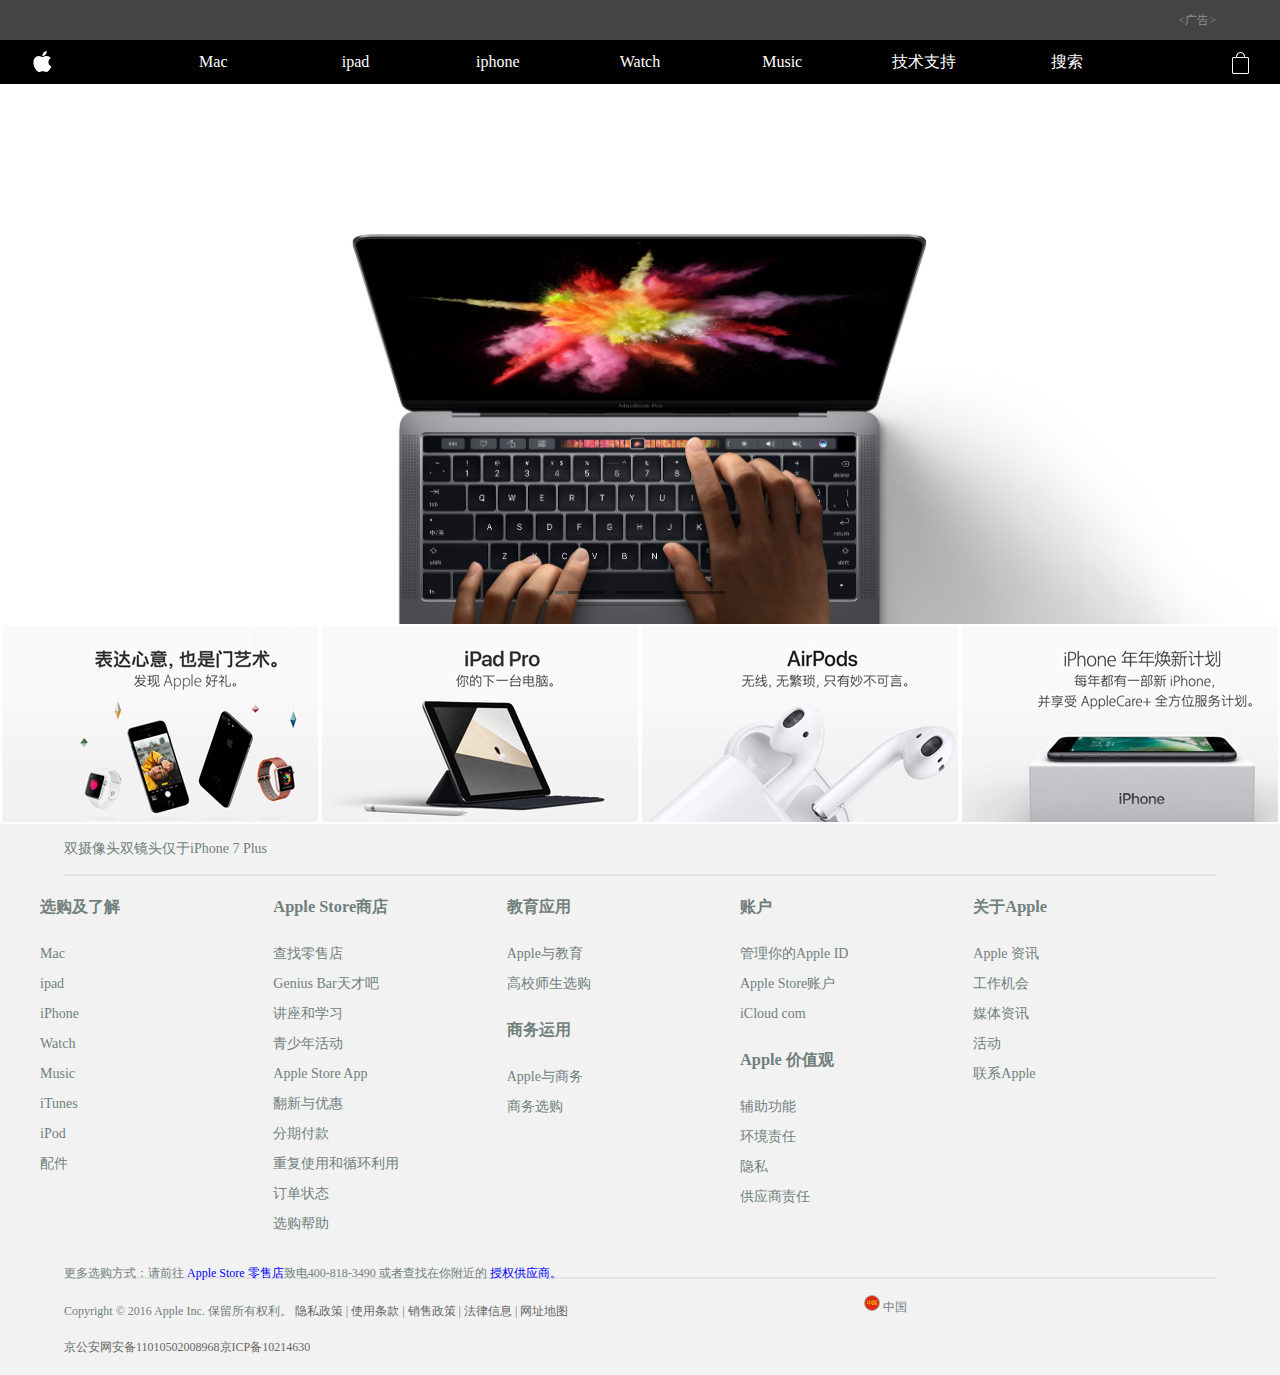
<file: index.html>
<!doctype html>
<html lang="en">
<head>
    <meta charset="UTF-8">
    <title>Document</title>
    <link rel="stylesheet" href="css/less.css">
    <link rel="stylesheet" href="css/index.css">
    <script src="jquery.js"></script>
    <script src="index.js"></script>
</head>
<body>
<div class="header">
   <div class="head_right">
      <span> &lt;广告&gt; </span>
   </div>
</div>
<div class="nan">
        <div class="container-fluid navv col-m-hide col-l-hide">
            <div class="row">
                <div class="col-s-12">
                    <a href="#"class="col-m-hide nav_left"></a>
                        <div class="son">
                        <a href="">Mac</a>
                        <a href="">iPad</a>
                        <a href="">iPhone</a>
                        <a href="">Watch</a>
                        <a href="">Music</a>
                        <a href="">技术与支持</a>
                        <a href="">搜索 apple.com</a>
                        </div>

                </div>
                <div class="col-s-12">
                     <a href="#"class="col-m-hide nav_con "></a>
                </div>
                <div class="col-s-12">
                    <a href="#"class="col-m-hide nav_right"></a>
                </div>
            </div>
        </div>
    <div class="container-fluid nav col-s-hide">
        <div class="row">
            <div class="col-s-hide col-m-4 col-l-4">
                <a href=""class="col-m-4  col-s-hide nav_m"></a>
            </div>
            <div class="col-m-4 col-l-4">
                <a href="" class="col-s-hide col-m-4">Mac</a>
            </div>
            <div class="col-m-4 col-l-4">
                <a href="" class="col-s-hide col-m-4">ipad</a>
            </div>
            <div class="col-s-hide col-m-4 col-l-4">
                <a href="" class="col-s-hide col-m-4"> iphone</a>
            </div>
            <div class="col-s-hide col-m-4 col-l-4">
                <a href="" class="col-s-hide col-m-4">Watch</a>
            </div>
            <div class="col-s-hide col-m-4 col-l-4">
                <a href="" class="col-s-hide col-m-4">Music</a>
            </div>
            <div class="col-s-hide col-m-4 col-l-4">
                <a href="" class="col-s-hide col-m-4">技术支持</a>
            </div>
            <div class="col-s-hide col-m-4 col-l-4">
                <a href="" class="col-s-hide col-m-4">搜索</a>
            </div>
            <div class="col-s-hide col-m-4 col-l-4">
                <a href="" class="col-s-hide col-m-4 nav-l"></a>
            </div>
        </div>
    </div>
</div>

<div class="banner">
    <div class="ban">
        <div><a href="" class="one list"></a></div>
        <div><a href="" class="two list"></a></div>
        <div><a href="" class="three list"></a></div>
    </div>
    <div class="btn">
        <div class="btns_list">
            <div class="progress"></div>
        </div>
        <div class="btns_list">
            <div class="progress"></div>
        </div>
        <div class="btns_list">
            <div class="progress"></div>
        </div>
    </div>
    <div class="left">
        <div class="leftbtn">&lt;</div>
    </div>
    <div class="right">
        <div class="rightbtn">&gt;</div>
    </div>

</div>


<div class="container-fluid content">
    <div class="row">
        <div class="col-s-36 col-m-18 col-l-9 con_one">
        </div>
        <div class="col-s-36 col-m-18 col-l-9 con_two">
        </div>
        <div class="col-s-36 col-m-18 col-l-9 con_three">
        </div>
        <div class="col-s-36 col-m-18 col-l-9 con_four">
        </div>
    </div>
</div>
<div class="foot">
    <div class="foot_head">
        双摄像头双镜头仅于iPhone 7 Plus
    </div>
    <div class="line"></div>
<div class="container col-s-hide">
    <div class="row">
        <div class="col-m-7">
            <ul>
                <li>
                    <h3>选购及了解</h3>
                </li>
                <li>Mac</li>
                <li>ipad</li>
                <li>iPhone</li>
                <li>Watch</li>
                <li>Music</li>
                <li>iTunes</li>
                <li>iPod</li>
                <li>配件</li>
            </ul>
        </div>
        <div class=" col-m-7">
            <ul>
                <li>
                    <h3>Apple Store商店</h3>
                </li>
                <li>查找零售店</li>
                <li>Genius Bar天才吧</li>
                <li>讲座和学习</li>
                <li>青少年活动</li>
                <li>Apple Store App</li>
                <li>翻新与优惠</li>
                <li>分期付款</li>
                <li>重复使用和循环利用</li>
                <li>订单状态</li>
                <li>选购帮助</li>
            </ul>
        </div>
        <div class=" col-m-7">
            <ul>
                <li>
                    <h3>教育应用</h3>
                </li>
                <li>Apple与教育</li>
                <li>高校师生选购</li>
                <li></li>
                <li>
                    <h3>
                        商务运用
                    </h3>
                </li>
                <li>Apple与商务</li>
                <li>商务选购</li>
            </ul>
        </div>
        <div class=" col-m-7">
            <ul>
                <li>
                    <h3>账户</h3>
                </li>
                <li>管理你的Apple ID</li>
                <li>Apple Store账户</li>
                <li>iCloud com</li>
                <li></li>
                <li>
                    <h3>Apple 价值观</h3>
                </li>
                <li>辅助功能</li>
                <li>环境责任</li>
                <li>隐私</li>
                <li>供应商责任</li>
            </ul>
        </div>
        <div class=" col-m-7">
            <ul>
                <li>
                    <h3>关于Apple</h3>
                </li>
                <li>Apple 资讯</li>
                <li>工作机会</li>
                <li>媒体资讯</li>
                <li>活动</li>
                <li>联系Apple</li>

            </ul>
        </div>
    </div>
</div>
    <div class="container-fluid col-m-hide col-l-hide foot_letter">
        <div class="row">
            <div class="col-s-36">
                <ul>
                    <li class="fl">
                        <h3>选购及了解</h3>
                        <span>+</span>
                        <ul>
                            <li>Mac</li>
                            <li>ipad</li>
                            <li>iPhone</li>
                            <li>Watch</li>
                            <li>Music</li>
                            <li>iTunes</li>
                            <li>iPod</li>
                            <li>配件</li>
                        </ul>
                    </li>
                </ul>
            </div>
            <div class=" col-s-36">
                <ul>
                    <li  class="fl">
                        <h3>Apple Store商店</h3>
                        <span>+</span>
                        <ul>
                            <li>查找零售店</li>
                            <li>Genius Bar天才吧</li>
                            <li>讲座和学习</li>
                            <li>青少年活动</li>
                            <li>Apple Store App</li>
                            <li>翻新与优惠</li>
                            <li>分期付款</li>
                            <li>重复使用和循环利用</li>
                            <li>订单状态</li>
                            <li>选购帮助</li>
                        </ul>
                    </li>
                </ul>
            </div>
            <div class=" col-s-36">
                <ul>
                    <li  class="fl">
                        <h3>教育应用</h3>
                        <span>+</span>
                        <ul>
                            <li>Apple与教育</li>
                            <li>高校师生选购</li>
                            <li></li>
                        </ul>
                    </li>
                    <ul>

                    </ul>

                    </ul>
                </div>
                    <div class=" col-s-36">
                   <ul>
                    <li class="fl">
                        <h3>
                            商务运用
                        </h3>
                        <span>+</span>
                        <ul>
                            <li>Apple与商务</li>
                            <li>商务选购</li>
                        </ul>
                    </li>

                </ul>
            </div>
            <div class=" col-s-36">
                <ul>
                    <li  class="fl">
                        <h3>账户</h3>
                        <span>+</span>
                        <ul>
                            <li>管理你的Apple ID</li>
                            <li>Apple Store账户</li>
                            <li>iCloud com</li>
                            <li></li>
                        </ul>
                    </li>

                    </ul>
                </div>
                    <div class=" col-s-36">
                   <ul>
                    <li class="fl">
                        <h3>Apple 价值观</h3>
                        <span>+</span>
                        <ul>
                            <li>辅助功能</li>
                            <li>环境责任</li>
                            <li>隐私</li>
                            <li>供应商责任</li>

                        </ul>
                    </li>

                </ul>
            </div>
            <div class=" col-s-36">
                <ul>
                    <li  class="fl">
                        <h3>关于Apple</h3>
                        <ul>
                            <li>Apple 资讯</li>
                            <li>工作机会</li>
                            <li>媒体资讯</li>
                            <li>活动</li>
                            <li>联系Apple</li>
                        </ul>
                    </li>


                </ul>
            </div>
        </div>
    </div>
    <div class="container footer">
        <div class="row">
        <p class="col-s-36 col-m-36 col-l-25">更多选购方式：请前往 <a href="">Apple Store 零售店</a>致电400-818-3490 或者查找在你附近的 <a href="">授权供应商。</a></p>
    </div>
    </div>
    <div class="container foo">
        <div class="row">
            <p class="col-s-36 col-m-30 col-l-25">Copyright © 2016 Apple Inc. 保留所有权利。&nbsp<a href="">隐私政策</a> |
                <a href="">使用条款</a> |
                <a href="">销售政策</a> |
                <a href="">法律信息</a> |
                <a href="">网址地图</a></p>
            <div class="col-s-36 col-m-6 col-l-9">
         <span>
             <img src="img/16.png" alt=""> 中国
         </span>
            </div>

        </div>
    </div>
    <br>
    <div class="last">
          京公安网安备11010502008968京ICP备10214630
    </div>
    <br>
</div>
</body>
<script>

</script>
</html>
</file>
<file: css/less.css>
* {
  box-sizing: border-box;
}
/*小屏的时候*/
.container {
  width: 600px;
  margin: auto;
}
.container > .row {
  width: 100%;
}
.container > .row:before,
.container > .row:after {
  content: "";
  display: block;
}
.container > .row:after {
  clear: both;
}
.container-fluid {
  width: 100%;
  margin: auto;
}
.container-fluid > .row {
  width: 100%;
}
.container-fluid > .row:before,
.container-fluid > .row:after {
  content: "";
  display: block;
}
.container-fluid > .row:after {
  clear: both;
}
/*最小屏*/
.container > .row > .col-s-1 {
  float: left;
  width: 2.77777778%;
}
.container-fluid > .row > .col-s-1 {
  float: left;
  width: 2.77777778%;
}
.container > .row > .col-s-2 {
  float: left;
  width: 5.55555556%;
}
.container-fluid > .row > .col-s-2 {
  float: left;
  width: 5.55555556%;
}
.container > .row > .col-s-3 {
  float: left;
  width: 8.33333333%;
}
.container-fluid > .row > .col-s-3 {
  float: left;
  width: 8.33333333%;
}
.container > .row > .col-s-4 {
  float: left;
  width: 11.11111111%;
}
.container-fluid > .row > .col-s-4 {
  float: left;
  width: 11.11111111%;
}
.container > .row > .col-s-5 {
  float: left;
  width: 13.88888889%;
}
.container-fluid > .row > .col-s-5 {
  float: left;
  width: 13.88888889%;
}
.container > .row > .col-s-6 {
  float: left;
  width: 16.66666667%;
}
.container-fluid > .row > .col-s-6 {
  float: left;
  width: 16.66666667%;
}
.container > .row > .col-s-7 {
  float: left;
  width: 19.44444444%;
}
.container-fluid > .row > .col-s-7 {
  float: left;
  width: 19.44444444%;
}
.container > .row > .col-s-8 {
  float: left;
  width: 22.22222222%;
}
.container-fluid > .row > .col-s-8 {
  float: left;
  width: 22.22222222%;
}
.container > .row > .col-s-9 {
  float: left;
  width: 25%;
}
.container-fluid > .row > .col-s-9 {
  float: left;
  width: 25%;
}
.container > .row > .col-s-10 {
  float: left;
  width: 27.77777778%;
}
.container-fluid > .row > .col-s-10 {
  float: left;
  width: 27.77777778%;
}
.container > .row > .col-s-11 {
  float: left;
  width: 30.55555556%;
}
.container-fluid > .row > .col-s-11 {
  float: left;
  width: 30.55555556%;
}
.container > .row > .col-s-12 {
  float: left;
  width: 33.33333333%;
}
.container-fluid > .row > .col-s-12 {
  float: left;
  width: 33.33333333%;
}
.container > .row > .col-s-13 {
  float: left;
  width: 36.11111111%;
}
.container-fluid > .row > .col-s-13 {
  float: left;
  width: 36.11111111%;
}
.container > .row > .col-s-14 {
  float: left;
  width: 38.88888889%;
}
.container-fluid > .row > .col-s-14 {
  float: left;
  width: 38.88888889%;
}
.container > .row > .col-s-15 {
  float: left;
  width: 41.66666667%;
}
.container-fluid > .row > .col-s-15 {
  float: left;
  width: 41.66666667%;
}
.container > .row > .col-s-16 {
  float: left;
  width: 44.44444444%;
}
.container-fluid > .row > .col-s-16 {
  float: left;
  width: 44.44444444%;
}
.container > .row > .col-s-17 {
  float: left;
  width: 47.22222222%;
}
.container-fluid > .row > .col-s-17 {
  float: left;
  width: 47.22222222%;
}
.container > .row > .col-s-18 {
  float: left;
  width: 50%;
}
.container-fluid > .row > .col-s-18 {
  float: left;
  width: 50%;
}
.container > .row > .col-s-19 {
  float: left;
  width: 52.77777778%;
}
.container-fluid > .row > .col-s-19 {
  float: left;
  width: 52.77777778%;
}
.container > .row > .col-s-20 {
  float: left;
  width: 55.55555556%;
}
.container-fluid > .row > .col-s-20 {
  float: left;
  width: 55.55555556%;
}
.container > .row > .col-s-21 {
  float: left;
  width: 58.33333333%;
}
.container-fluid > .row > .col-s-21 {
  float: left;
  width: 58.33333333%;
}
.container > .row > .col-s-22 {
  float: left;
  width: 61.11111111%;
}
.container-fluid > .row > .col-s-22 {
  float: left;
  width: 61.11111111%;
}
.container > .row > .col-s-23 {
  float: left;
  width: 63.88888889%;
}
.container-fluid > .row > .col-s-23 {
  float: left;
  width: 63.88888889%;
}
.container > .row > .col-s-24 {
  float: left;
  width: 66.66666667%;
}
.container-fluid > .row > .col-s-24 {
  float: left;
  width: 66.66666667%;
}
.container > .row > .col-s-25 {
  float: left;
  width: 69.44444444%;
}
.container-fluid > .row > .col-s-25 {
  float: left;
  width: 69.44444444%;
}
.container > .row > .col-s-26 {
  float: left;
  width: 72.22222222%;
}
.container-fluid > .row > .col-s-26 {
  float: left;
  width: 72.22222222%;
}
.container > .row > .col-s-27 {
  float: left;
  width: 75%;
}
.container-fluid > .row > .col-s-27 {
  float: left;
  width: 75%;
}
.container > .row > .col-s-28 {
  float: left;
  width: 77.77777778%;
}
.container-fluid > .row > .col-s-28 {
  float: left;
  width: 77.77777778%;
}
.container > .row > .col-s-29 {
  float: left;
  width: 80.55555556%;
}
.container-fluid > .row > .col-s-29 {
  float: left;
  width: 80.55555556%;
}
.container > .row > .col-s-30 {
  float: left;
  width: 83.33333333%;
}
.container-fluid > .row > .col-s-30 {
  float: left;
  width: 83.33333333%;
}
.container > .row > .col-s-31 {
  float: left;
  width: 86.11111111%;
}
.container-fluid > .row > .col-s-31 {
  float: left;
  width: 86.11111111%;
}
.container > .row > .col-s-32 {
  float: left;
  width: 88.88888889%;
}
.container-fluid > .row > .col-s-32 {
  float: left;
  width: 88.88888889%;
}
.container > .row > .col-s-33 {
  float: left;
  width: 91.66666667%;
}
.container-fluid > .row > .col-s-33 {
  float: left;
  width: 91.66666667%;
}
.container > .row > .col-s-34 {
  float: left;
  width: 94.44444444%;
}
.container-fluid > .row > .col-s-34 {
  float: left;
  width: 94.44444444%;
}
.container > .row > .col-s-35 {
  float: left;
  width: 97.22222222%;
}
.container-fluid > .row > .col-s-35 {
  float: left;
  width: 97.22222222%;
}
.container > .row > .col-s-36 {
  float: left;
  width: 100%;
}
.container-fluid > .row > .col-s-36 {
  float: left;
  width: 100%;
}
.col-s-hide {
  display: none;
}
/*中屏*/
@media screen and (min-width: 800px) {
  .container {
    width: 800px;
    margin: auto;
  }
  .container > .row > .col-m-1 {
    float: left;
    width: 2.77777778%;
  }
  .container-fluid > .row > .col-m-1 {
    float: left;
    width: 2.77777778%;
  }
  .container > .row > .col-m-2 {
    float: left;
    width: 5.55555556%;
  }
  .container-fluid > .row > .col-m-2 {
    float: left;
    width: 5.55555556%;
  }
  .container > .row > .col-m-3 {
    float: left;
    width: 8.33333333%;
  }
  .container-fluid > .row > .col-m-3 {
    float: left;
    width: 8.33333333%;
  }
  .container > .row > .col-m-4 {
    float: left;
    width: 11.11111111%;
  }
  .container-fluid > .row > .col-m-4 {
    float: left;
    width: 11.11111111%;
  }
  .container > .row > .col-m-5 {
    float: left;
    width: 13.88888889%;
  }
  .container-fluid > .row > .col-m-5 {
    float: left;
    width: 13.88888889%;
  }
  .container > .row > .col-m-6 {
    float: left;
    width: 16.66666667%;
  }
  .container-fluid > .row > .col-m-6 {
    float: left;
    width: 16.66666667%;
  }
  .container > .row > .col-m-7 {
    float: left;
    width: 19.44444444%;
  }
  .container-fluid > .row > .col-m-7 {
    float: left;
    width: 19.44444444%;
  }
  .container > .row > .col-m-8 {
    float: left;
    width: 22.22222222%;
  }
  .container-fluid > .row > .col-m-8 {
    float: left;
    width: 22.22222222%;
  }
  .container > .row > .col-m-9 {
    float: left;
    width: 25%;
  }
  .container-fluid > .row > .col-m-9 {
    float: left;
    width: 25%;
  }
  .container > .row > .col-m-10 {
    float: left;
    width: 27.77777778%;
  }
  .container-fluid > .row > .col-m-10 {
    float: left;
    width: 27.77777778%;
  }
  .container > .row > .col-m-11 {
    float: left;
    width: 30.55555556%;
  }
  .container-fluid > .row > .col-m-11 {
    float: left;
    width: 30.55555556%;
  }
  .container > .row > .col-m-12 {
    float: left;
    width: 33.33333333%;
  }
  .container-fluid > .row > .col-m-12 {
    float: left;
    width: 33.33333333%;
  }
  .container > .row > .col-m-13 {
    float: left;
    width: 36.11111111%;
  }
  .container-fluid > .row > .col-m-13 {
    float: left;
    width: 36.11111111%;
  }
  .container > .row > .col-m-14 {
    float: left;
    width: 38.88888889%;
  }
  .container-fluid > .row > .col-m-14 {
    float: left;
    width: 38.88888889%;
  }
  .container > .row > .col-m-15 {
    float: left;
    width: 41.66666667%;
  }
  .container-fluid > .row > .col-m-15 {
    float: left;
    width: 41.66666667%;
  }
  .container > .row > .col-m-16 {
    float: left;
    width: 44.44444444%;
  }
  .container-fluid > .row > .col-m-16 {
    float: left;
    width: 44.44444444%;
  }
  .container > .row > .col-m-17 {
    float: left;
    width: 47.22222222%;
  }
  .container-fluid > .row > .col-m-17 {
    float: left;
    width: 47.22222222%;
  }
  .container > .row > .col-m-18 {
    float: left;
    width: 50%;
  }
  .container-fluid > .row > .col-m-18 {
    float: left;
    width: 50%;
  }
  .container > .row > .col-m-19 {
    float: left;
    width: 52.77777778%;
  }
  .container-fluid > .row > .col-m-19 {
    float: left;
    width: 52.77777778%;
  }
  .container > .row > .col-m-20 {
    float: left;
    width: 55.55555556%;
  }
  .container-fluid > .row > .col-m-20 {
    float: left;
    width: 55.55555556%;
  }
  .container > .row > .col-m-21 {
    float: left;
    width: 58.33333333%;
  }
  .container-fluid > .row > .col-m-21 {
    float: left;
    width: 58.33333333%;
  }
  .container > .row > .col-m-22 {
    float: left;
    width: 61.11111111%;
  }
  .container-fluid > .row > .col-m-22 {
    float: left;
    width: 61.11111111%;
  }
  .container > .row > .col-m-23 {
    float: left;
    width: 63.88888889%;
  }
  .container-fluid > .row > .col-m-23 {
    float: left;
    width: 63.88888889%;
  }
  .container > .row > .col-m-24 {
    float: left;
    width: 66.66666667%;
  }
  .container-fluid > .row > .col-m-24 {
    float: left;
    width: 66.66666667%;
  }
  .container > .row > .col-m-25 {
    float: left;
    width: 69.44444444%;
  }
  .container-fluid > .row > .col-m-25 {
    float: left;
    width: 69.44444444%;
  }
  .container > .row > .col-m-26 {
    float: left;
    width: 72.22222222%;
  }
  .container-fluid > .row > .col-m-26 {
    float: left;
    width: 72.22222222%;
  }
  .container > .row > .col-m-27 {
    float: left;
    width: 75%;
  }
  .container-fluid > .row > .col-m-27 {
    float: left;
    width: 75%;
  }
  .container > .row > .col-m-28 {
    float: left;
    width: 77.77777778%;
  }
  .container-fluid > .row > .col-m-28 {
    float: left;
    width: 77.77777778%;
  }
  .container > .row > .col-m-29 {
    float: left;
    width: 80.55555556%;
  }
  .container-fluid > .row > .col-m-29 {
    float: left;
    width: 80.55555556%;
  }
  .container > .row > .col-m-30 {
    float: left;
    width: 83.33333333%;
  }
  .container-fluid > .row > .col-m-30 {
    float: left;
    width: 83.33333333%;
  }
  .container > .row > .col-m-31 {
    float: left;
    width: 86.11111111%;
  }
  .container-fluid > .row > .col-m-31 {
    float: left;
    width: 86.11111111%;
  }
  .container > .row > .col-m-32 {
    float: left;
    width: 88.88888889%;
  }
  .container-fluid > .row > .col-m-32 {
    float: left;
    width: 88.88888889%;
  }
  .container > .row > .col-m-33 {
    float: left;
    width: 91.66666667%;
  }
  .container-fluid > .row > .col-m-33 {
    float: left;
    width: 91.66666667%;
  }
  .container > .row > .col-m-34 {
    float: left;
    width: 94.44444444%;
  }
  .container-fluid > .row > .col-m-34 {
    float: left;
    width: 94.44444444%;
  }
  .container > .row > .col-m-35 {
    float: left;
    width: 97.22222222%;
  }
  .container-fluid > .row > .col-m-35 {
    float: left;
    width: 97.22222222%;
  }
  .container > .row > .col-m-36 {
    float: left;
    width: 100%;
  }
  .container-fluid > .row > .col-m-36 {
    float: left;
    width: 100%;
  }
  .col-s-hide {
    display: block;
  }
  .col-l-hide {
    display: block;
  }
  .col-m-hide {
    display: none;
  }
}
/*大屏*/
@media screen and (min-width: 1200px) {
  .container {
    width: 1200px;
    margin: auto;
  }
  .container > .row > .col-l-1 {
    float: left;
    width: 2.77777778%;
  }
  .container-fluid > .row > .col-l-1 {
    float: left;
    width: 2.77777778%;
  }
  .container > .row > .col-l-2 {
    float: left;
    width: 5.55555556%;
  }
  .container-fluid > .row > .col-l-2 {
    float: left;
    width: 5.55555556%;
  }
  .container > .row > .col-l-3 {
    float: left;
    width: 8.33333333%;
  }
  .container-fluid > .row > .col-l-3 {
    float: left;
    width: 8.33333333%;
  }
  .container > .row > .col-l-4 {
    float: left;
    width: 11.11111111%;
  }
  .container-fluid > .row > .col-l-4 {
    float: left;
    width: 11.11111111%;
  }
  .container > .row > .col-l-5 {
    float: left;
    width: 13.88888889%;
  }
  .container-fluid > .row > .col-l-5 {
    float: left;
    width: 13.88888889%;
  }
  .container > .row > .col-l-6 {
    float: left;
    width: 16.66666667%;
  }
  .container-fluid > .row > .col-l-6 {
    float: left;
    width: 16.66666667%;
  }
  .container > .row > .col-l-7 {
    float: left;
    width: 19.44444444%;
  }
  .container-fluid > .row > .col-l-7 {
    float: left;
    width: 19.44444444%;
  }
  .container > .row > .col-l-8 {
    float: left;
    width: 22.22222222%;
  }
  .container-fluid > .row > .col-l-8 {
    float: left;
    width: 22.22222222%;
  }
  .container > .row > .col-l-9 {
    float: left;
    width: 25%;
  }
  .container-fluid > .row > .col-l-9 {
    float: left;
    width: 25%;
  }
  .container > .row > .col-l-10 {
    float: left;
    width: 27.77777778%;
  }
  .container-fluid > .row > .col-l-10 {
    float: left;
    width: 27.77777778%;
  }
  .container > .row > .col-l-11 {
    float: left;
    width: 30.55555556%;
  }
  .container-fluid > .row > .col-l-11 {
    float: left;
    width: 30.55555556%;
  }
  .container > .row > .col-l-12 {
    float: left;
    width: 33.33333333%;
  }
  .container-fluid > .row > .col-l-12 {
    float: left;
    width: 33.33333333%;
  }
  .container > .row > .col-l-13 {
    float: left;
    width: 36.11111111%;
  }
  .container-fluid > .row > .col-l-13 {
    float: left;
    width: 36.11111111%;
  }
  .container > .row > .col-l-14 {
    float: left;
    width: 38.88888889%;
  }
  .container-fluid > .row > .col-l-14 {
    float: left;
    width: 38.88888889%;
  }
  .container > .row > .col-l-15 {
    float: left;
    width: 41.66666667%;
  }
  .container-fluid > .row > .col-l-15 {
    float: left;
    width: 41.66666667%;
  }
  .container > .row > .col-l-16 {
    float: left;
    width: 44.44444444%;
  }
  .container-fluid > .row > .col-l-16 {
    float: left;
    width: 44.44444444%;
  }
  .container > .row > .col-l-17 {
    float: left;
    width: 47.22222222%;
  }
  .container-fluid > .row > .col-l-17 {
    float: left;
    width: 47.22222222%;
  }
  .container > .row > .col-l-18 {
    float: left;
    width: 50%;
  }
  .container-fluid > .row > .col-l-18 {
    float: left;
    width: 50%;
  }
  .container > .row > .col-l-19 {
    float: left;
    width: 52.77777778%;
  }
  .container-fluid > .row > .col-l-19 {
    float: left;
    width: 52.77777778%;
  }
  .container > .row > .col-l-20 {
    float: left;
    width: 55.55555556%;
  }
  .container-fluid > .row > .col-l-20 {
    float: left;
    width: 55.55555556%;
  }
  .container > .row > .col-l-21 {
    float: left;
    width: 58.33333333%;
  }
  .container-fluid > .row > .col-l-21 {
    float: left;
    width: 58.33333333%;
  }
  .container > .row > .col-l-22 {
    float: left;
    width: 61.11111111%;
  }
  .container-fluid > .row > .col-l-22 {
    float: left;
    width: 61.11111111%;
  }
  .container > .row > .col-l-23 {
    float: left;
    width: 63.88888889%;
  }
  .container-fluid > .row > .col-l-23 {
    float: left;
    width: 63.88888889%;
  }
  .container > .row > .col-l-24 {
    float: left;
    width: 66.66666667%;
  }
  .container-fluid > .row > .col-l-24 {
    float: left;
    width: 66.66666667%;
  }
  .container > .row > .col-l-25 {
    float: left;
    width: 69.44444444%;
  }
  .container-fluid > .row > .col-l-25 {
    float: left;
    width: 69.44444444%;
  }
  .container > .row > .col-l-26 {
    float: left;
    width: 72.22222222%;
  }
  .container-fluid > .row > .col-l-26 {
    float: left;
    width: 72.22222222%;
  }
  .container > .row > .col-l-27 {
    float: left;
    width: 75%;
  }
  .container-fluid > .row > .col-l-27 {
    float: left;
    width: 75%;
  }
  .container > .row > .col-l-28 {
    float: left;
    width: 77.77777778%;
  }
  .container-fluid > .row > .col-l-28 {
    float: left;
    width: 77.77777778%;
  }
  .container > .row > .col-l-29 {
    float: left;
    width: 80.55555556%;
  }
  .container-fluid > .row > .col-l-29 {
    float: left;
    width: 80.55555556%;
  }
  .container > .row > .col-l-30 {
    float: left;
    width: 83.33333333%;
  }
  .container-fluid > .row > .col-l-30 {
    float: left;
    width: 83.33333333%;
  }
  .container > .row > .col-l-31 {
    float: left;
    width: 86.11111111%;
  }
  .container-fluid > .row > .col-l-31 {
    float: left;
    width: 86.11111111%;
  }
  .container > .row > .col-l-32 {
    float: left;
    width: 88.88888889%;
  }
  .container-fluid > .row > .col-l-32 {
    float: left;
    width: 88.88888889%;
  }
  .container > .row > .col-l-33 {
    float: left;
    width: 91.66666667%;
  }
  .container-fluid > .row > .col-l-33 {
    float: left;
    width: 91.66666667%;
  }
  .container > .row > .col-l-34 {
    float: left;
    width: 94.44444444%;
  }
  .container-fluid > .row > .col-l-34 {
    float: left;
    width: 94.44444444%;
  }
  .container > .row > .col-l-35 {
    float: left;
    width: 97.22222222%;
  }
  .container-fluid > .row > .col-l-35 {
    float: left;
    width: 97.22222222%;
  }
  .container > .row > .col-l-36 {
    float: left;
    width: 100%;
  }
  .container-fluid > .row > .col-l-36 {
    float: left;
    width: 100%;
  }
  .col-s-hide {
    display: block;
  }
  .col-m-hide {
    display: block;
  }
  .col-l-hide {
    display: none;
  }
}
/*清除浮动*/
</file>
<file: css/index.css>
body,ul,li{
    padding:0;
    margin: 0;
    list-style: none;
}
a{
    list-style: none;
    text-decoration: none;
    color: #fff;
}


.header{
    width: 100%;
    height: 40px;
    background: #444;
}
.head_right{
    width: 90%;
    margin: auto;
    line-height: 40px;
}
.head_right span{
    display: block;
    float: right;
    color:#8F8F90;
    font-size: 12px;
}
.nan{
    background: #000;
    width: 100%;
    height: 44px;
}


.nav,.navv{
    background: #000000;
    height: 44px;
}
.navv .nav_left{
    width: 50px;
    height: 40px;
    display: block;
    position: relative;
     background:url(../img/nav.png) no-repeat center;
 }
.nav_left:hover{
    background:url(../img/nav3.png) no-repeat center;
}
.nav_con{
    width: 100%;
    height: 40px;
    display: block;
    background:url(../img/nav1.png) no-repeat center;
}
.nav_con:hover{
    background:url(../img/nav4.png) no-repeat center;
}
.nav_right{
    width: 50px;
    height: 40px;
    display: block;
    float: right;
    background:url(../img/nav2.png) no-repeat center;
}
.nav_right:hover{
    background:url(../img/nav5.png) no-repeat center;
}
.nav .nav_m{
    width: 80px;
    height: 40px;
    display: block;
    background:url(../img/nav1.png) no-repeat center;
}
.col-m-4 .nav_m:hover{
    background:url(../img/nav4.png) no-repeat center;
}
.nav .nav-l{
    width: 80px;
    height: 40px;
    display: block;
    float:right;
    background:url(../img/nav2.png) no-repeat center;
}
.nav .nav-l:hover{
    float:right;
    background:url(../img/nav5.png) no-repeat center;
}
a[class*=col-s-hide]{
    height: 44px;
    text-align: center;
    line-height: 44px;
}
a[class*=col-s-hide]:hover{
    color:#919191;
}
.son{
    background: #000;
    position: absolute;
    display: none;
    z-index: 10000;
}
.son a{
    display: block;
    line-height: 44px;
    width: 90%;
    color: #EFEFEF;
    margin: auto;
    border-bottom: 1px solid #333;
}
.son a:first-child{
    margin-top: 20px;
}
.son a:last-child{
    border-bottom: 1px solid #C0C0C0;
}
.son a:hover{
    color:#919191;
}




/*banner*/
.banner{
   height: 540px;
   width: 100%;
    overflow: hidden;
    position: relative;
}
.ban{
    width: 100%;
    height: 100%;
    position: relative;
}
.ban div{
    width: 100%;
    height: 100%;
}
.ban div a{
    display: block;
    width: 100%;
    height: 100%;
}
.ban .one{
  background:#fff url(../img/bg_s.jpg) center bottom no-repeat ;
    background-size:contain;
    position: absolute;
    left:0;
    top:0;
}
.ban .two{
    background:#000 url(../img/bg3.jpg) center bottom no-repeat;
    background-size: cover;
    position: absolute;
    left:100%;
    top:0;
}
.ban .three{
    background:#000 url(../img/bg2_s.jpg) center bottom no-repeat;
    background-size: cover;
    position: absolute;
    left:100%;
    top:0;
}

.btn{
    width: 170px;
    height:3px;
    position: absolute;left:0;
    right:0;
    bottom:30px;
    margin: auto;
    z-index: 999;
}
.btns_list{
    width: 50px;
    height: 100%;
    float: left;
    /*border-radius: 5px;*/
    /*border-: 1px solid #666;*/
    margin-right: 10px;
    z-index: 1000;
    background-color: rgba(0,0,0,0.4);

}
.btns_list:last-child{
    margin: 0;
}
.progress{
    width:0;
    height: 100%;
    background: #666;
    z-index: 1000;
}
.left{
    width: 25%;
    height: 100%;
    position: absolute;
    left:0;
    top: 0;
    z-index: 999;
    /*background: red;*/
}
.right{
    width: 25%;
    height: 100%;
    position: absolute;
    right:0;
    top: 0;
    z-index: 999;
}
.left .leftbtn{
    width: 50px;
    height: 50px;
    border-radius: 50%;
    background: #666;
    /*font-weight: bold;*/
    font-size: 30px;
    text-align: center;
    color:#9F9F9F;
    line-height: 50px;
    position: absolute;
    left: 20px;
    top: 0;
    bottom: 0;
    margin: auto;
    opacity: 0;
    z-index: 999;
}
.rightbtn{
    width: 50px;
    height: 50px;
    border-radius: 50%;
    background: #666;
    /*font-weight: bold;*/
    font-size: 30px;
    text-align: center;
    color:#9F9F9F;
    line-height: 50px;
    position: absolute;
    right: 20px;
    top: 0;
    bottom: 0;
    margin: auto;
    opacity: 0;
    transition: opacity 1s;
    z-index: 999;
}
.right:hover>.rightbtn{
    opacity: 0.3;
}
.left:hover>.leftbtn{
    opacity: 0.3;
}


.content{
    margin: auto;
    text-align: center;
}
.content div[class*=col-l]{
    height: 200px;
}
.con_one{
    width: 200px;
    height: 500px;
    background-size: contain;
    border:2px solid #fff ;
    background: url(../img/a1.jpg) center;
}
.con_two{
    width: 200px;
    height: 500px;
    background-size: contain;
    border:2px solid #fff ;
    background: url(../img/a2.jpg) center;
}
.con_three{
    width: 200px;
    height: 500px;
    background-size: contain;
    border:2px solid #fff ;
    background: url(../img/a3.jpg) center;
}
.con_four{
    width: 200px;
    height: 500px;
    background-size: contain;
    border:2px solid #fff ;
    background: url(../img/a4.jpg) center;
}



.foot{
    width: 100%;
    background: #F2F2F2;
}
.foot_head{
    width: 90%;
    margin: auto;
    color:#717F7D;
    font-size: 14px;
    line-height: 50px;
    border-bottom: 2px solid #E3E3E3;
}

.foot li{
    color:#717F7D;
    font-size: 14px;
    line-height: 30px;
}

.fl{
    padding-right: 20px;
}
.fl>ul{
    display: none;
}
.fl h3{
    display: inline-block;
}
.fl span{
    float: right;
    display: inline-block;
}
.fl ul li{
    text-decoration: none;
}


.foot_letter .row .col-s-36 li{
    width: 90%;
    margin-left: 5%;
    margin: auto;line-height: 40px;
    border-bottom: 1px solid #E3E3E3;
}
.footer{
    width: 90%;
    height:30px;
    margin:auto;
    color:#717F7D ;
    /*border-bottom: 2px solid #E3E3E3;*/
    font-size: 12px;
}
.footer p{
    line-height:25px;
}
.foo{
    width: 90%;
    height:50px;
    margin:auto;
    color:#717F7D ;
    margin-top: 20px;
    font-size: 12px;
}
.foo p{
    line-height: 20px;
}
.foo a{
    color:#666;
}
.foo span img{
    margin-top: 5px;
}
.footer a{
    color:blue;
}
.last{
    display: block;
    width: 90%;
    margin: auto;
    color:#666;
    height:50px;
    line-height: 50px;
    font-size: 12px;
}



@media screen and (min-width: 735px) {
    .ban .one {
        background: #fff url(../img/bg_m.jpg) center bottom no-repeat;
        background-size: contain;
    }
    .ban .two{
        background:#000 url(../img/bg3.jpg) center bottom no-repeat;
        background-size: cover;
        position: absolute;
        left:100%;
        top:0;
    }
    .ban .three {
        background: #000 url(../img/bg2_m.jpg) center bottom no-repeat;
        background-size: cover;
    }

    .con_one{
        background: url(../img/b1.jpg);
    }
    .con_two{
        background: url(../img/b2.jpg);
    }
    .con_three{
        background: url(../img/b3.jpg);
    }
    .con_four{
        background: url(../img/b4.jpg);
    }


    .foo p{line-height: 1px}
    .foo span img{
        margin-top: 5px;
    }
    .footer{
        border-bottom: 2px solid #E3E3E3;
        height: 30px;
        margin-top: 10px;
    }
    .last{
        margin-top: -10px;
        height: 20px;
        line-height: 20px;
    }
    .foo{
        height: 30px;
    }
    .foo span img{
        margin-top: -10px;
    }
    .foot li:hover{
        color:#333;
        text-decoration: underline;
    }
}

 @media screen and (min-width: 1075px){
        .ban .one{
            background:#fff url(../img/bg_l.jpg) center bottom no-repeat;
            background-size: contain;
        }
     .ban .two{
         background:#000 url(../img/bg3.jpg) center bottom no-repeat;
         background-size: cover;
         position: absolute;
         left:100%;
         top:0;
     }
       .ban .three{
         background:#000 url(../img/bg2_l.jpg) center bottom no-repeat;
         background-size:contain;
      }

     .content .con_one{
         width: 200px;
         height: 500px;
         background-size: contain;
         border:2px solid #fff ;
         background: url(../img/c1.jpg) no-repeat;

     }
     .con_two{
         width: 200px;
         height: 500px;
         background-size: contain;
         border:2px solid #fff ;
         background: url(../img/c2.jpg);
     }
     .con_three{
         width: 200px;
         height: 500px;
         background-size: contain;
         border:2px solid #fff ;
         background: url(../img/c3.jpg);
     }
     .con_four{
         width: 200px;
         height: 500px;
         background-size: contain;
         border:2px solid #fff ;
         background: url(../img/c4.jpg);
     }


     .foo p{line-height: 1px}
       .foo span img{
           margin-top: 5px;
       }
       .footer{
           border-bottom: 2px solid #E3E3E3;
           height: 30px;
           margin-top: 10px;
       }
       .last{
           margin-top: -10px;
           height: 20px;
           line-height: 20px;
       }
       .foo{
           height: 30px;
       }
     .foo span img{
         margin-top: -10px;
     }
     .foot li:hover{
         color:#333;
         text-decoration: underline;
     }



    }
</file>
